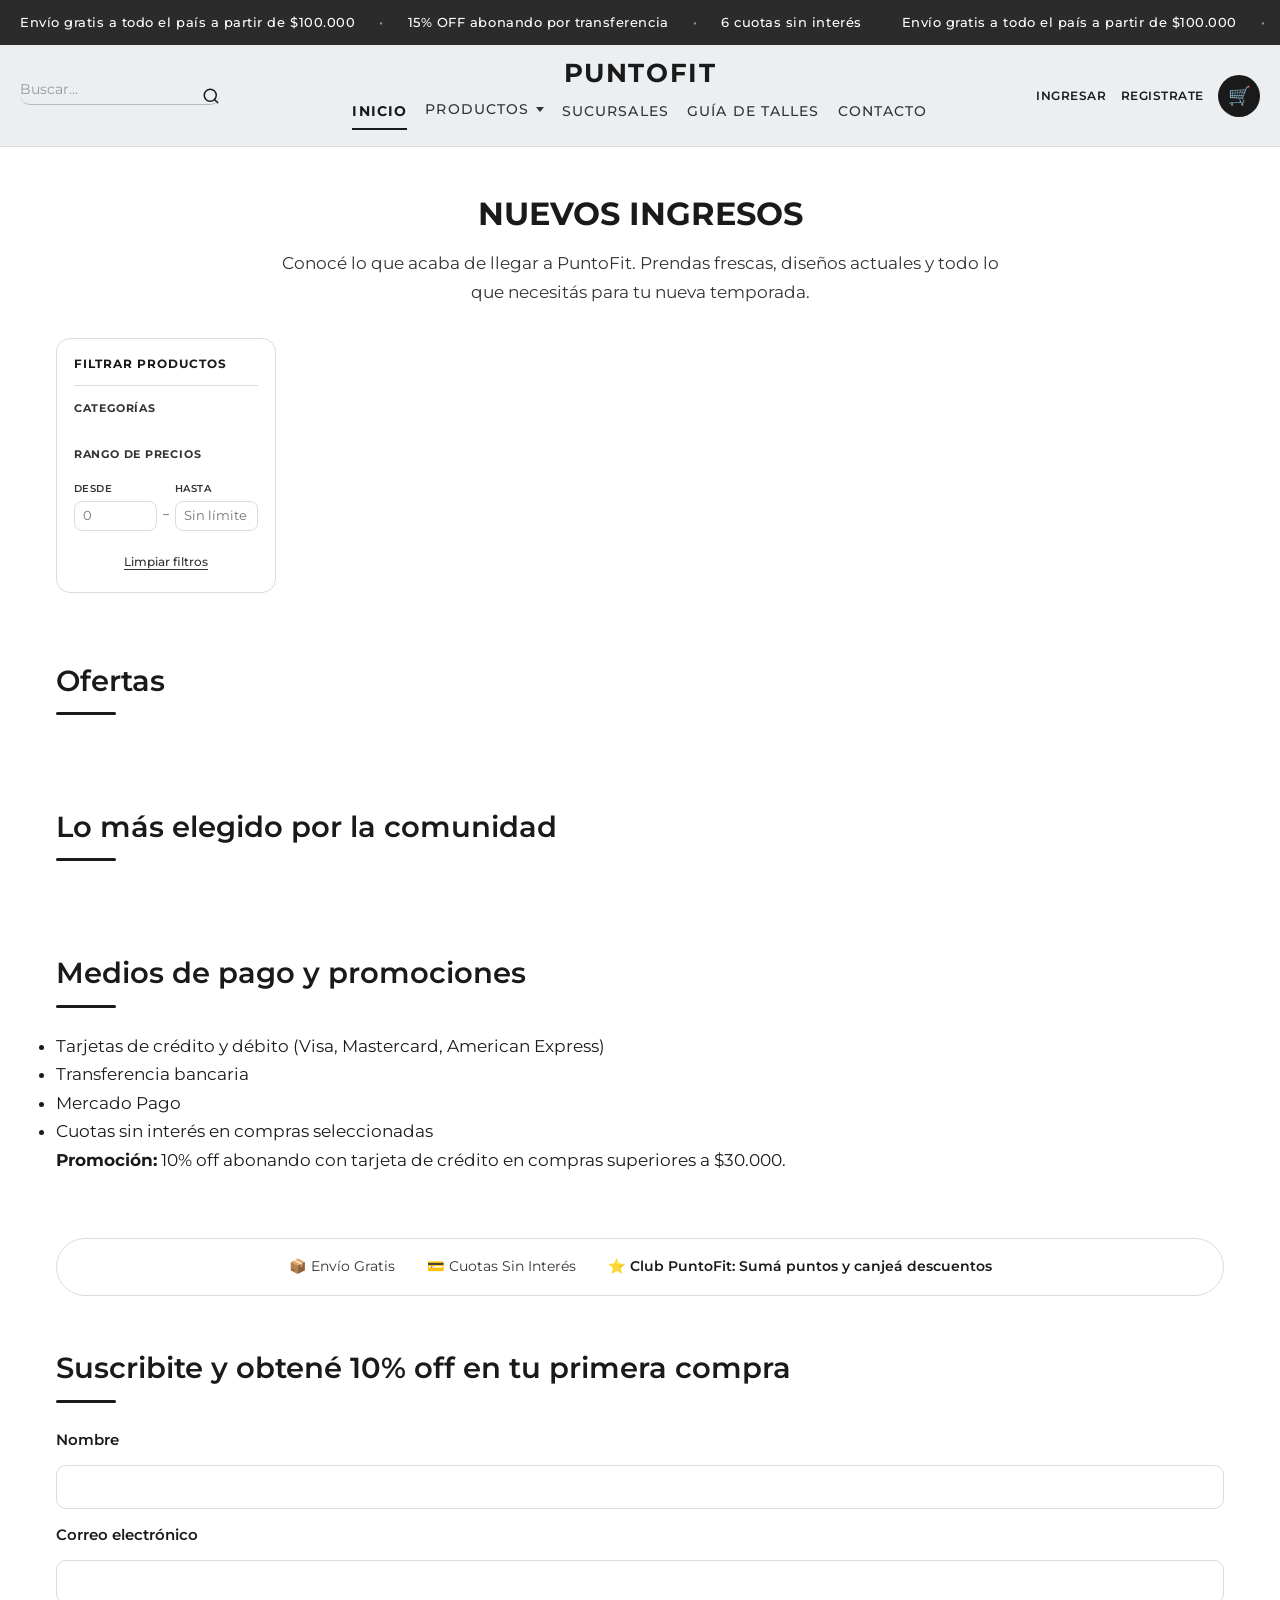
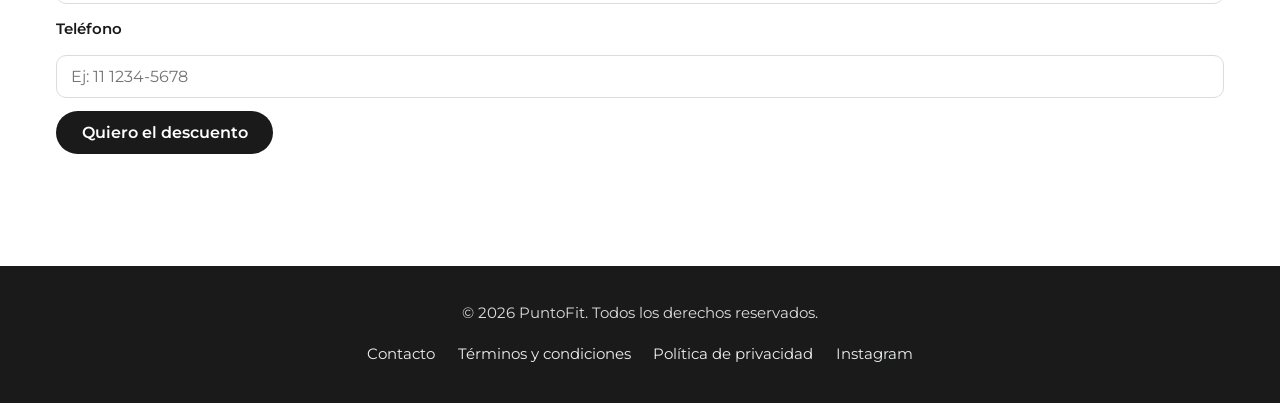
<file: index.html>
<!DOCTYPE html>
<html lang="es">
<head> 
    <meta charset="UTF-8">
    <meta name="viewport" content="width=device-width, initial-scale=1.0">
    <meta name="description" content="PuntoFit es una tienda de ropa deportiva femenina con calzas, tops, zapatillas y accesorios para entrenar con estilo.">
    <title>Tienda Online PuntoFit</title>
    <link href="https://fonts.googleapis.com/css2?family=Montserrat:wght@300;400;500;700&display=swap" rel="stylesheet">
    <link rel="stylesheet" href="style.css">
</head>
<body>

    <div class="top-bar">
        <div class="top-bar-carrusel" tabindex="0" aria-label="Promociones destacadas">
            <ul class="top-bar-list">
                <li>Envío gratis a todo el país a partir de $100.000</li>
                <li>15% OFF abonando por transferencia</li>
                <li>6 cuotas sin interés</li>
            </ul>
            <ul class="top-bar-list" aria-hidden="true">
                <li>Envío gratis a todo el país a partir de $100.000</li>
                <li>15% OFF abonando por transferencia</li>
                <li>6 cuotas sin interés</li>
            </ul>
        </div>
    </div>

    <header class="site-header">
        <div class="header-bar">
            <input type="checkbox" id="nav-toggle" class="nav-toggle">

            <div class="header-logo">
                <a href="index.html" class="logo-link">
                    <span class="logo-text">PuntoFit</span>
                </a>
            </div>

            <label class="nav-burger" for="nav-toggle">
                <span class="sr-only">Ver menú de navegación</span>
                <span class="burger-bar" aria-hidden="true"></span>
            </label>

            <div class="header-search">
                <div class="buscador-contenedor">
                    <label class="sr-only" for="buscar">Buscar prendas</label>
                    <input type="text" id="buscar" name="q" placeholder="Buscar...">
                    <svg class="icon-lupa" xmlns="http://www.w3.org/2000/svg" width="18" height="18" viewBox="0 0 24 24" fill="none" stroke="currentColor" stroke-width="2" stroke-linecap="round" stroke-linejoin="round" aria-hidden="true"><circle cx="11" cy="11" r="8"/><line x1="21" y1="21" x2="16.65" y2="16.65"/></svg>
                </div>
            </div>

            <nav class="main-nav" aria-label="Navegación principal">
                <ul class="nav-list">
                    <li class="nav-item">
                        <a class="nav-link is-active" href="index.html" aria-current="page">Inicio</a>
                    </li>
                    <li class="nav-item nav-item--has-submenu">
                        <input type="checkbox" id="submenu-productos" class="submenu-toggle">
                        <label class="nav-link nav-link--toggle" for="submenu-productos">
                            Productos <span class="nav-caret" aria-hidden="true"></span>
                        </label>
                        <ul class="submenu">
                            <li><a class="submenu-link" href="index.html#tops">Top</a></li>
                            <li><a class="submenu-link" href="index.html#shorts">Short</a></li>
                            <li><a class="submenu-link" href="index.html#conjuntos">Conjuntos</a></li>
                            <li><a class="submenu-link" href="index.html#calzas">Calzas</a></li>
                            <li><a class="submenu-link" href="index.html#remeras">Remeras</a></li>
                            <li><a class="submenu-link" href="index.html#joggers">Joggers</a></li>
                        </ul>
                    </li>
                    <li class="nav-item">
                        <a class="nav-link" href="sucursales.html">Sucursales</a>
                    </li>
                    <li class="nav-item">
                        <a class="nav-link" href="guia-talles.html">Guía de talles</a>
                    </li>
                    <li class="nav-item">
                        <a class="nav-link" href="contacto.html">Contacto</a>
                    </li>
                </ul>
            </nav>

            <div class="header-actions">
                <a href="login.html" class="login-link">Ingresar</a>
                <a href="registro.html" class="login-link">Registrate</a>
                <a href="carrito.html" class="carrito-btn" aria-label="Ir al carrito">
                    <span class="carrito-icon" aria-hidden="true">&#128722;</span>
                </a>
            </div>
        </div>
    </header>

    <main>

        <section id="catalogo" aria-labelledby="titulo-catalogo">
            <h1 id="titulo-catalogo">NUEVOS INGRESOS</h1>
            <p class="intro">Conocé lo que acaba de llegar a PuntoFit. Prendas frescas, diseños actuales y todo lo que necesitás para tu nueva temporada.</p>

            <div class="catalogo-layout">
                <aside class="panel-filtros" aria-labelledby="titulo-filtros">
                    <p class="panel-filtros__titulo" id="titulo-filtros">Filtrar productos</p>
                    <form id="form-filtros" class="panel-filtros__form">
                        <fieldset class="panel-filtros__grupo">
                            <legend>Categorías</legend>
                            <div class="panel-filtros__categorias" id="filtros-categorias"></div>
                        </fieldset>

                        <fieldset class="panel-filtros__grupo">
                            <legend>Rango de precios</legend>
                            <div class="panel-filtros__precios">
                                <div class="campo-precio">
                                    <label for="precio-min">Desde</label>
                                    <input type="number" id="precio-min" name="precio-min" min="0" step="100" inputmode="numeric" placeholder="0">
                                </div>
                                <span class="separador-precio" aria-hidden="true">–</span>
                                <div class="campo-precio">
                                    <label for="precio-max">Hasta</label>
                                    <input type="number" id="precio-max" name="precio-max" min="0" step="100" inputmode="numeric" placeholder="Sin límite">
                                </div>
                            </div>
                        </fieldset>

                        <div class="panel-filtros__acciones">
                            <button type="reset" class="btn-limpiar">Limpiar filtros</button>
                        </div>

                        <p class="panel-filtros__resumen" id="filtros-resumen" role="status" aria-live="polite"></p>
                    </form>
                </aside>

                <div class="grilla-productos" data-seccion="catalogo"></div>
            </div>
        </section>

        <section id="ofertas" aria-labelledby="titulo-ofertas">
            <h2 id="titulo-ofertas">Ofertas </h2>
            <div class="grilla-productos" data-seccion="ofertas"></div>
        </section>

        <section id="mas-vendidos" aria-labelledby="titulo-mas-vendidos">
            <h2 id="titulo-mas-vendidos">Lo más elegido por la comunidad</h2>
            <div class="grilla-productos" data-seccion="mas-vendidos"></div>
        </section>

        <section id="medios-de-pago" aria-labelledby="titulo-medios-de-pago">
            <h2 id="titulo-medios-de-pago">Medios de pago y promociones</h2>
            <ul>
                <li>Tarjetas de crédito y débito (Visa, Mastercard, American Express)</li>
                <li>Transferencia bancaria</li>
                <li>Mercado Pago</li>
                <li>Cuotas sin interés en compras seleccionadas</li>
            </ul>
            <p><strong>Promoción:</strong> 10% off abonando con tarjeta de crédito en compras superiores a $30.000.</p>
        </section>

<section id="beneficios-mini" aria-label="Beneficios">
            <span>📦 Envío Gratis</span>
            <span>💳 Cuotas Sin Interés</span>
            <a href="login.html">⭐ Club PuntoFit: Sumá puntos y canjeá descuentos</a>
        </section>

        <section id="suscripcion" aria-labelledby="titulo-suscripcion">
            <h2 id="titulo-suscripcion">Suscribite y obtené 10% off en tu primera compra</h2>
            <form action="#" method="post">
                <label for="suscripcion-nombre">Nombre</label>
                <input type="text" id="suscripcion-nombre" name="nombre" required>
                <label for="suscripcion-email">Correo electrónico</label>
                <input type="email" id="suscripcion-email" name="email" required>
                <label for="suscripcion-telefono">Teléfono</label>
                <input type="tel" id="suscripcion-telefono" name="telefono" pattern="(?=(?:.*[0-9]){7})[0-9+\-\s]{7,20}" placeholder="Ej: 11 1234-5678">
                <button type="submit">Quiero el descuento</button>
            </form>
        </section>
    </main>

    <footer>
        <p>&copy; 2026 PuntoFit. Todos los derechos reservados.</p>
        <nav aria-label="Navegación del pie de página">
            <ul>
                <li><a href="contacto.html">Contacto</a></li>
                <li><a href="#">Términos y condiciones</a></li>
                <li><a href="#">Política de privacidad</a></li>
                <li><a href="#">Instagram</a></li>
            </ul>
        </nav>
    </footer>

    <script src="api.js"></script>
    <script src="js/app.js"></script>
    <script src="js/auth.js"></script>
</body>
</html>
</file>
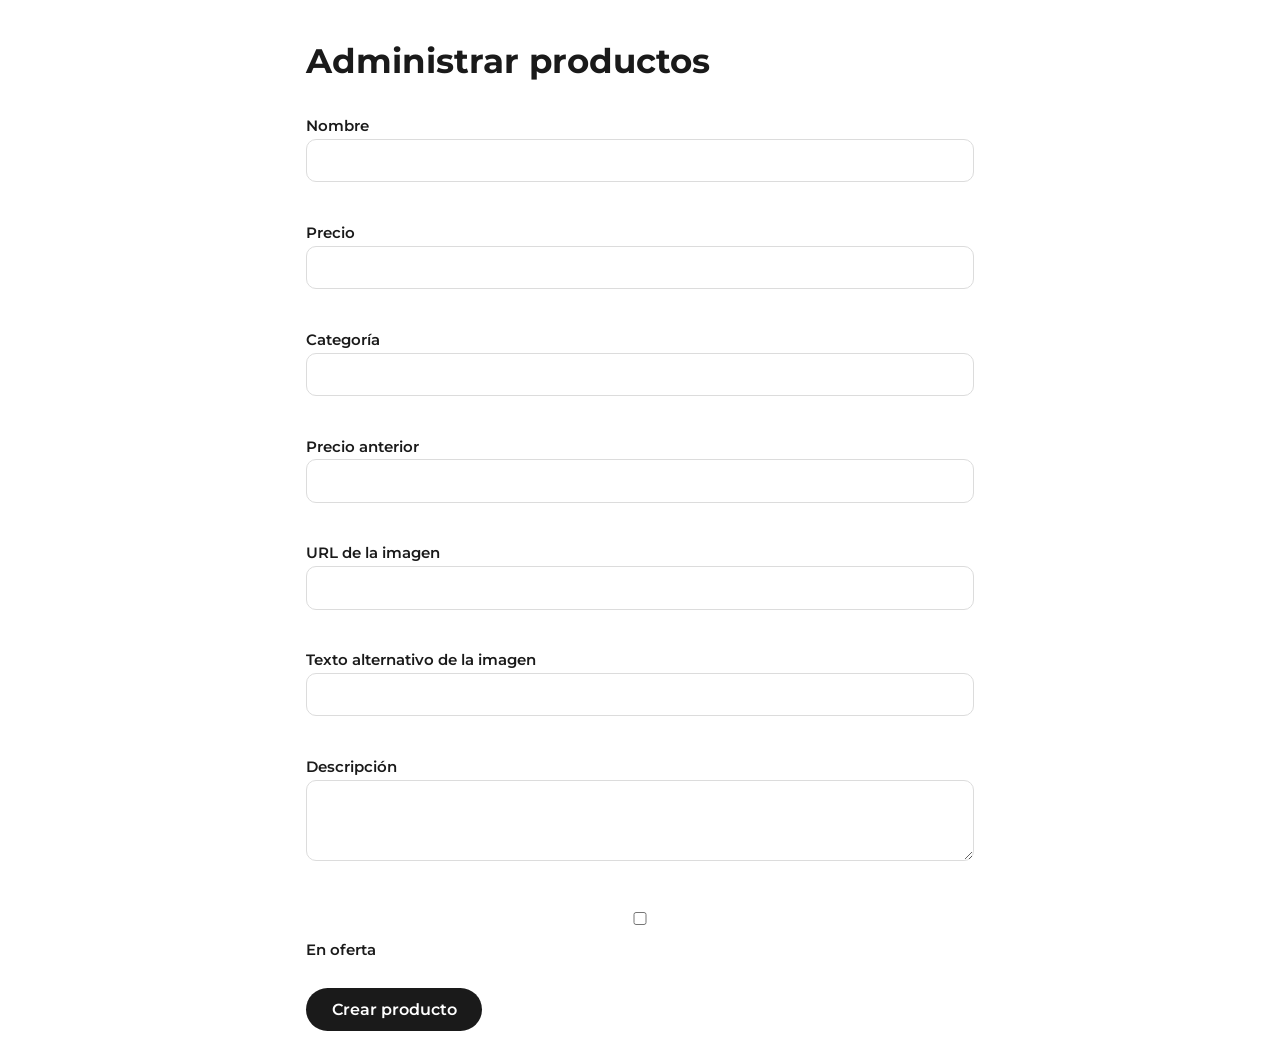
<file: admin.html>
<!DOCTYPE html>
<html lang="es">
<head>
    <meta charset="UTF-8">
    <meta name="viewport" content="width=device-width, initial-scale=1.0">
    <title>Administrar productos - PuntoFit</title>
    <link rel="stylesheet" href="style.css">
    <style>
        #form-producto { display: grid; gap: 0.75rem; margin: 1.5rem 0 2rem; }
        #form-producto button { justify-self: start; }

        #lista-productos { list-style: none; }
        #lista-productos li {
            display: flex;
            align-items: center;
            gap: 0.5rem;
            padding: 0.75rem 0;
            border-bottom: 1px solid var(--gris-borde);
        }
        #lista-productos button {
            font-size: 0.8rem;
            padding: 0.35rem 0.9rem;
            background-color: transparent;
            color: var(--tinta);
            border: 1px solid var(--gris-borde);
        }
        #lista-productos button:first-of-type { margin-left: auto; }
        #lista-productos button:hover { background-color: var(--marino-suave); }
        #lista-productos button:last-of-type { color: #c0392b; border-color: #e6b0aa; }
        #lista-productos button:last-of-type:hover { background-color: #fdecea; }
    </style>
</head>
<body>
    <main style="max-width: 700px; margin: 2rem auto; padding: 0 1rem;">
        <h1>Administrar productos</h1>

        <form id="form-producto">
            <label>Nombre <input id="nombre" required></label>
            <label>Precio <input id="precio" type="number" required></label>
            <label>Categoría <input id="categoria" required></label>
            <label>Precio anterior <input id="precio-anterior" type="number"></label>
            <label>URL de la imagen <input id="imagen"></label>
            <label>Texto alternativo de la imagen <input id="alt"></label>
            <label>Descripción <textarea id="descripcion" rows="3"></textarea></label>
            <label><input id="oferta" type="checkbox"> En oferta</label>
            <button type="submit" id="boton-guardar">Crear producto</button>
            <button type="button" id="boton-cancelar" hidden>Cancelar edición</button>
        </form>

        <ul id="lista-productos"></ul>
    </main>

    <script src="api.js"></script>
    <script src="admin.js"></script>
</body>
</html>
</file>
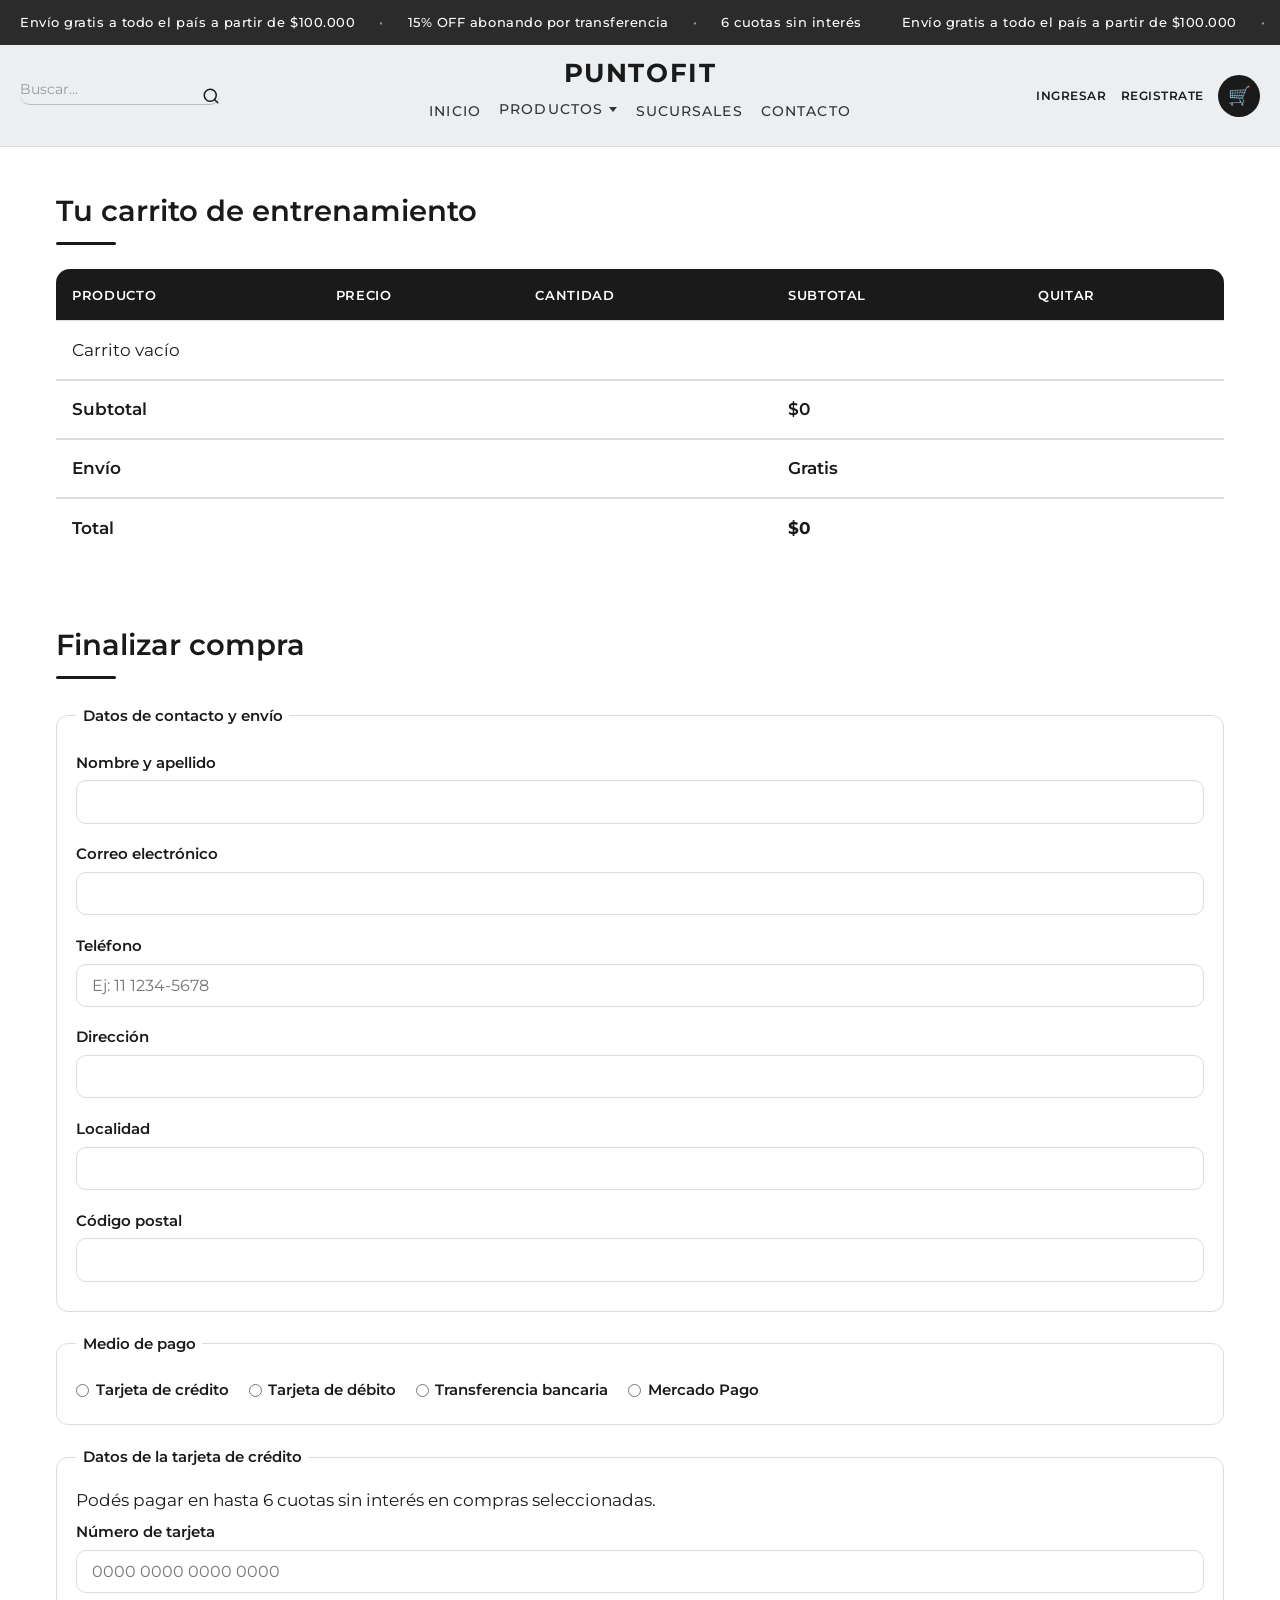
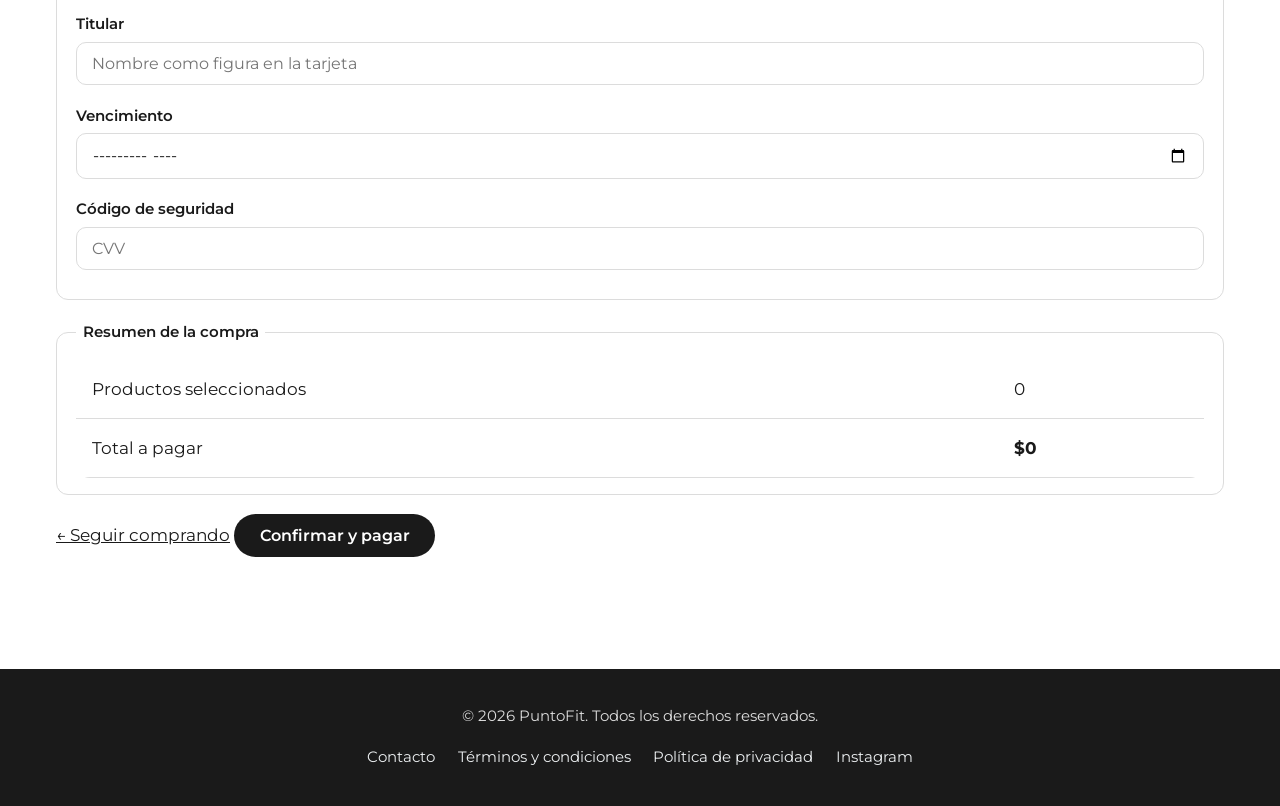
<file: carrito.html>
<!DOCTYPE html>
<html lang="es">
<head>
    <meta charset="UTF-8">
    <meta name="viewport" content="width=device-width, initial-scale=1.0">
    <meta name="description" content="Tu carrito de entrenamiento en PuntoFit. Revisá tus prendas y finalizá tu compra de ropa deportiva femenina.">
    <title>Carrito de compras - PuntoFit</title>
    <link rel="stylesheet" href="style.css">
    <link href="https://fonts.googleapis.com/css2?family=Montserrat:wght@300;400;500;700&display=swap" rel="stylesheet">
</head>
<body>

    <div class="top-bar">
        <div class="top-bar-carrusel" tabindex="0" aria-label="Promociones destacadas">
            <ul class="top-bar-list">
                <li>Envío gratis a todo el país a partir de $100.000</li>
                <li>15% OFF abonando por transferencia</li>
                <li>6 cuotas sin interés</li>
            </ul>
            <ul class="top-bar-list" aria-hidden="true">
                <li>Envío gratis a todo el país a partir de $100.000</li>
                <li>15% OFF abonando por transferencia</li>
                <li>6 cuotas sin interés</li>
            </ul>
        </div>
    </div>

    <header class="site-header">
        <div class="header-bar">
            <input type="checkbox" id="nav-toggle" class="nav-toggle">

            <div class="header-logo">
                <a href="index.html" class="logo-link">
                    <span class="logo-text">PuntoFit</span>
                </a>
            </div>

            <label class="nav-burger" for="nav-toggle">
                <span class="sr-only">Ver menú de navegación</span>
                <span class="burger-bar" aria-hidden="true"></span>
            </label>

            <div class="header-search">
                <div class="buscador-contenedor">
                    <label class="sr-only" for="buscar">Buscar prendas</label>
                    <input type="text" id="buscar" name="q" placeholder="Buscar...">
                    <svg class="icon-lupa" xmlns="http://www.w3.org/2000/svg" width="18" height="18" viewBox="0 0 24 24" fill="none" stroke="currentColor" stroke-width="2" stroke-linecap="round" stroke-linejoin="round" aria-hidden="true"><circle cx="11" cy="11" r="8"/><line x1="21" y1="21" x2="16.65" y2="16.65"/></svg>
                </div>
            </div>

            <nav class="main-nav" aria-label="Navegación principal">
                <ul class="nav-list">
                    <li class="nav-item">
                        <a class="nav-link" href="index.html">Inicio</a>
                    </li>
                    <li class="nav-item nav-item--has-submenu">
                        <input type="checkbox" id="submenu-productos" class="submenu-toggle">
                        <label class="nav-link nav-link--toggle" for="submenu-productos">
                            Productos <span class="nav-caret" aria-hidden="true"></span>
                        </label>
                        <ul class="submenu">
                            <li><a class="submenu-link" href="index.html#tops">Top</a></li>
                            <li><a class="submenu-link" href="index.html#shorts">Short</a></li>
                            <li><a class="submenu-link" href="index.html#conjuntos">Conjuntos</a></li>
                            <li><a class="submenu-link" href="index.html#calzas">Calzas</a></li>
                            <li><a class="submenu-link" href="index.html#remeras">Remeras</a></li>
                            <li><a class="submenu-link" href="index.html#joggers">Joggers</a></li>
                        </ul>
                    </li>
                    <li class="nav-item">
                        <a class="nav-link" href="sucursales.html">Sucursales</a>
                    </li>
                    <li class="nav-item">
                        <a class="nav-link" href="contacto.html">Contacto</a>
                    </li>
                </ul>
            </nav>

            <div class="header-actions">
                <a href="login.html" class="login-link">Ingresar</a>
                <a href="registro.html" class="login-link">Registrate</a>
                <a href="carrito.html" class="carrito-btn" aria-current="page" aria-label="Ir al carrito">
                    <span class="carrito-icon" aria-hidden="true">&#128722;</span>
                </a>
            </div>
        </div>
    </header>

    <main>

        <section id="carrito" aria-labelledby="titulo-carrito">
            <h2 id="titulo-carrito">Tu carrito de entrenamiento</h2>
            <table>
                <thead>
                    <tr>
                        <th>Producto</th>
                        <th>Precio</th>
                        <th>Cantidad</th>
                        <th>Subtotal</th>
                        <th>Quitar</th>
                    </tr>
                </thead>
                <tbody id="carrito-items">
                    <tr class="carrito-vacio">
                        <td colspan="5">Carrito vacío</td>
                    </tr>
                </tbody>
                <tfoot>
                    <tr>
                        <td colspan="3">Subtotal</td>
                        <td id="carrito-subtotal">$0</td>
                        <td></td>
                    </tr>
                    <tr>
                        <td colspan="3">Envío</td>
                        <td>Gratis</td>
                        <td></td>
                    </tr>
                    <tr>
                        <td colspan="3">Total</td>
                        <td><strong id="carrito-total">$0</strong></td>
                        <td></td>
                    </tr>
                </tfoot>
            </table>
        </section>

        <section id="finalizar-compra" aria-labelledby="titulo-finalizar-compra">
            <h2 id="titulo-finalizar-compra">Finalizar compra</h2>

            <form id="form-compra" action="#" method="post">
                <fieldset>
                    <legend>Datos de contacto y envío</legend>

                    <label for="compra-nombre">Nombre y apellido</label>
                    <input type="text" id="compra-nombre" name="nombre" required>

                    <label for="compra-email">Correo electrónico</label>
                    <input type="email" id="compra-email" name="email" required>

                    <label for="compra-telefono">Teléfono</label>
                    <input type="tel" id="compra-telefono" name="telefono" pattern="(?=(?:.*[0-9]){7})[0-9+\-\s]{7,20}" placeholder="Ej: 11 1234-5678">

                    <label for="compra-direccion">Dirección</label>
                    <input type="text" id="compra-direccion" name="direccion" required>

                    <label for="compra-localidad">Localidad</label>
                    <input type="text" id="compra-localidad" name="localidad" required>

                    <label for="compra-cp">Código postal</label>
                    <input type="text" id="compra-cp" name="codigo_postal" maxlength="8" required>
                </fieldset>

                <fieldset>
                    <legend>Medio de pago</legend>
                    <label><input type="radio" name="medio-pago" value="tarjeta" required> Tarjeta de crédito</label>
                    <label><input type="radio" name="medio-pago" value="debito"> Tarjeta de débito</label>
                    <label><input type="radio" name="medio-pago" value="transferencia"> Transferencia bancaria</label>
                    <label><input type="radio" name="medio-pago" value="mercado-pago"> Mercado Pago</label>
                </fieldset>

                <fieldset>
                    <legend>Datos de la tarjeta de crédito</legend>
                    <p>Podés pagar en hasta 6 cuotas sin interés en compras seleccionadas.</p>

                    <label for="compra-tarjeta">Número de tarjeta</label>
                    <input type="text" id="compra-tarjeta" name="numero_tarjeta" inputmode="numeric" maxlength="19" placeholder="0000 0000 0000 0000">

                    <label for="compra-titular">Titular</label>
                    <input type="text" id="compra-titular" name="titular_tarjeta" placeholder="Nombre como figura en la tarjeta">

                    <label for="compra-vencimiento">Vencimiento</label>
                    <input type="month" id="compra-vencimiento" name="vencimiento">

                    <label for="compra-codigo">Código de seguridad</label>
                    <input type="text" id="compra-codigo" name="codigo_seguridad" inputmode="numeric" maxlength="4" placeholder="CVV">
                </fieldset>

                <fieldset>
                    <legend>Resumen de la compra</legend>
                    <table>
                        <tr>
                            <td>Productos seleccionados</td>
                            <td id="resumen-cantidad">0</td>
                        </tr>
                        <tr>
                            <td>Total a pagar</td>
                            <td><strong id="resumen-total">$0</strong></td>
                        </tr>
                    </table>
                </fieldset>

                <div class="acciones-carrito">
                    <a href="index.html#catalogo">&larr; Seguir comprando</a>
                    <button type="submit">Confirmar y pagar</button>
                </div>
            </form>
        </section>

    </main>

    <footer>
        <p>&copy; 2026 PuntoFit. Todos los derechos reservados.</p>
        <nav aria-label="Navegación del pie de página">
            <ul>
                <li><a href="contacto.html">Contacto</a></li>
                <li><a href="#">Términos y condiciones</a></li>
                <li><a href="#">Política de privacidad</a></li>
                <li><a href="#">Instagram</a></li>
            </ul>
        </nav>
    </footer>

    <script src="api.js"></script>
    <script src="js/app.js"></script>
    <script src="js/auth.js"></script>
    <script src="js/carrito.js"></script>
</body>
</html>
</file>
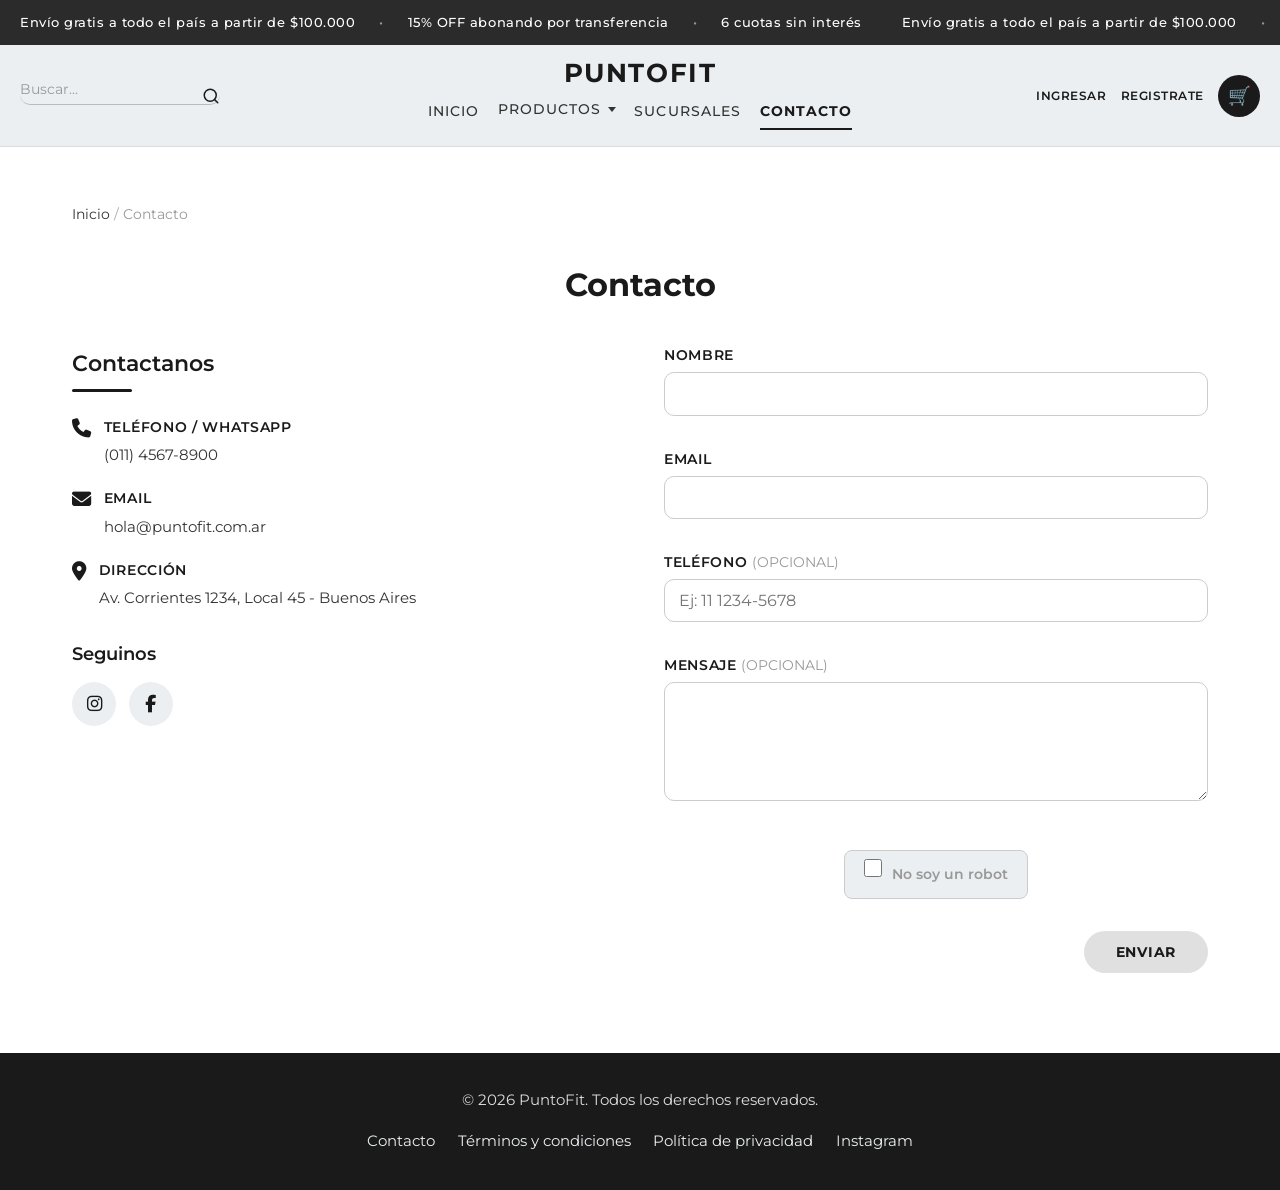
<file: contacto.html>
<!DOCTYPE html>
<html lang="es">
<head>
    <meta charset="UTF-8">
    <meta name="viewport" content="width=device-width, initial-scale=1.0">
    <meta name="description" content="Contactate con PuntoFit: consultas, cambios, devoluciones e información de productos de ropa deportiva femenina.">
    <title>Contacto - PuntoFit</title>
    <link rel="stylesheet" href="style.css">
    <link href="https://fonts.googleapis.com/css2?family=Montserrat:wght@300;400;500;700&display=swap" rel="stylesheet">
    <link rel="stylesheet" href="https://cdnjs.cloudflare.com/ajax/libs/font-awesome/6.5.0/css/all.min.css">
</head>
<body>

    <div class="top-bar">
        <div class="top-bar-carrusel" tabindex="0" aria-label="Promociones destacadas">
            <ul class="top-bar-list">
                <li>Envío gratis a todo el país a partir de $100.000</li>
                <li>15% OFF abonando por transferencia</li>
                <li>6 cuotas sin interés</li>
            </ul>
            <ul class="top-bar-list" aria-hidden="true">
                <li>Envío gratis a todo el país a partir de $100.000</li>
                <li>15% OFF abonando por transferencia</li>
                <li>6 cuotas sin interés</li>
            </ul>
        </div>
    </div>

    <header class="site-header">
        <div class="header-bar">
            <input type="checkbox" id="nav-toggle" class="nav-toggle">

            <div class="header-logo">
                <a href="index.html" class="logo-link">
                    <span class="logo-text">PuntoFit</span>
                </a>
            </div>

            <label class="nav-burger" for="nav-toggle">
                <span class="sr-only">Ver menú de navegación</span>
                <span class="burger-bar" aria-hidden="true"></span>
            </label>

            <div class="header-search">
                <div class="buscador-contenedor">
                    <label class="sr-only" for="buscar">Buscar prendas</label>
                    <input type="text" id="buscar" name="q" placeholder="Buscar...">
                    <svg class="icon-lupa" xmlns="http://www.w3.org/2000/svg" width="18" height="18" viewBox="0 0 24 24" fill="none" stroke="currentColor" stroke-width="2" stroke-linecap="round" stroke-linejoin="round" aria-hidden="true"><circle cx="11" cy="11" r="8"/><line x1="21" y1="21" x2="16.65" y2="16.65"/></svg>
                </div>
            </div>

            <nav class="main-nav" aria-label="Navegación principal">
                <ul class="nav-list">
                    <li class="nav-item">
                        <a class="nav-link" href="index.html">Inicio</a>
                    </li>
                    <li class="nav-item nav-item--has-submenu">
                        <input type="checkbox" id="submenu-productos" class="submenu-toggle">
                        <label class="nav-link nav-link--toggle" for="submenu-productos">
                            Productos <span class="nav-caret" aria-hidden="true"></span>
                        </label>
                        <ul class="submenu">
                            <li><a class="submenu-link" href="index.html#tops">Top</a></li>
                            <li><a class="submenu-link" href="index.html#shorts">Short</a></li>
                            <li><a class="submenu-link" href="index.html#conjuntos">Conjuntos</a></li>
                            <li><a class="submenu-link" href="index.html#calzas">Calzas</a></li>
                            <li><a class="submenu-link" href="index.html#remeras">Remeras</a></li>
                            <li><a class="submenu-link" href="index.html#joggers">Joggers</a></li>
                        </ul>
                    </li>
                    <li class="nav-item">
                        <a class="nav-link" href="sucursales.html">Sucursales</a>
                    </li>
                    <li class="nav-item">
                        <a class="nav-link is-active" href="contacto.html" aria-current="page">Contacto</a>
                    </li>
                </ul>
            </nav>

            <div class="header-actions">
                <a href="login.html" class="login-link">Ingresar</a>
                <a href="registro.html" class="login-link">Registrate</a>
                <a href="carrito.html" class="carrito-btn" aria-label="Ir al carrito">
                    <span class="carrito-icon" aria-hidden="true">&#128722;</span>
                </a>
            </div>
        </div>
    </header>

    <main>
        <nav aria-label="Miga de pan" class="breadcrumb">
            <a href="index.html">Inicio</a> / <span>Contacto</span>
        </nav>

        <section id="contacto" aria-labelledby="titulo-contacto">
            <h1 id="titulo-contacto">Contacto</h1>

            <div class="contacto-container">
                <div class="contacto-info">
                    <h2>Contactanos</h2>

                    <div class="contacto-item">
                        <i class="fa-solid fa-phone"></i>
                        <div>
                            <strong>Teléfono / WhatsApp</strong>
                            <p>(011) 4567-8900</p>
                        </div>
                    </div>

                    <div class="contacto-item">
                        <i class="fa-solid fa-envelope"></i>
                        <div>
                            <strong>Email</strong>
                            <p>hola@puntofit.com.ar</p>
                        </div>
                    </div>

                    <div class="contacto-item">
                        <i class="fa-solid fa-location-dot"></i>
                        <div>
                            <strong>Dirección</strong>
                            <p>Av. Corrientes 1234, Local 45 - Buenos Aires</p>
                        </div>
                    </div>

                    <h3>Seguinos</h3>
                    <div class="redes-sociales">
                        <a href="https://instagram.com/puntofit" target="_blank" rel="noopener noreferrer" aria-label="Instagram">
                            <i class="fa-brands fa-instagram"></i>
                        </a>
                        <a href="https://facebook.com/puntofit" target="_blank" rel="noopener noreferrer" aria-label="Facebook">
                            <i class="fa-brands fa-facebook-f"></i>
                        </a>
                    </div>
                </div>

                <div class="contacto-form">
                    <form action="#" method="post" id="form-contacto">
                        <div class="form-group">
                            <label for="nombre">NOMBRE</label>
                            <input type="text" id="nombre" name="nombre" required>
                        </div>

                        <div class="form-group">
                            <label for="email">EMAIL</label>
                            <input type="email" id="email" name="email" required>
                        </div>

                        <div class="form-group">
                            <label for="telefono">TELÉFONO <span>(OPCIONAL)</span></label>
                            <input type="tel" id="telefono" name="telefono" placeholder="Ej: 11 1234-5678" pattern="(?=(?:.*[0-9]){7})[0-9+\-\s]{7,20}">
                        </div>

                        <div class="form-group">
                            <label for="mensaje">MENSAJE <span>(OPCIONAL)</span></label>
                            <textarea id="mensaje" name="mensaje" rows="5"></textarea>
                        </div>

                        <div class="recaptcha-container">
                            <label class="recaptcha-placeholder" for="recaptcha">
                                <input type="checkbox" id="recaptcha" name="recaptcha">
                                <span>No soy un robot</span>
                            </label>
                        </div>

                        <button type="submit" class="btn-enviar">ENVIAR</button>
                    </form>
                </div>
            </div>
        </section>
    </main>

    <footer>
        <p>&copy; 2026 PuntoFit. Todos los derechos reservados.</p>
        <nav aria-label="Navegación del pie de página">
            <ul>
                <li><a href="contacto.html">Contacto</a></li>
                <li><a href="#">Términos y condiciones</a></li>
                <li><a href="#">Política de privacidad</a></li>
                <li><a href="#">Instagram</a></li>
            </ul>
        </nav>
    </footer>

    <script src="api.js"></script>
    <script src="js/app.js"></script>
    <script src="js/auth.js"></script>
    <script src="js/contacto.js"></script>
</body>
</html>
</file>
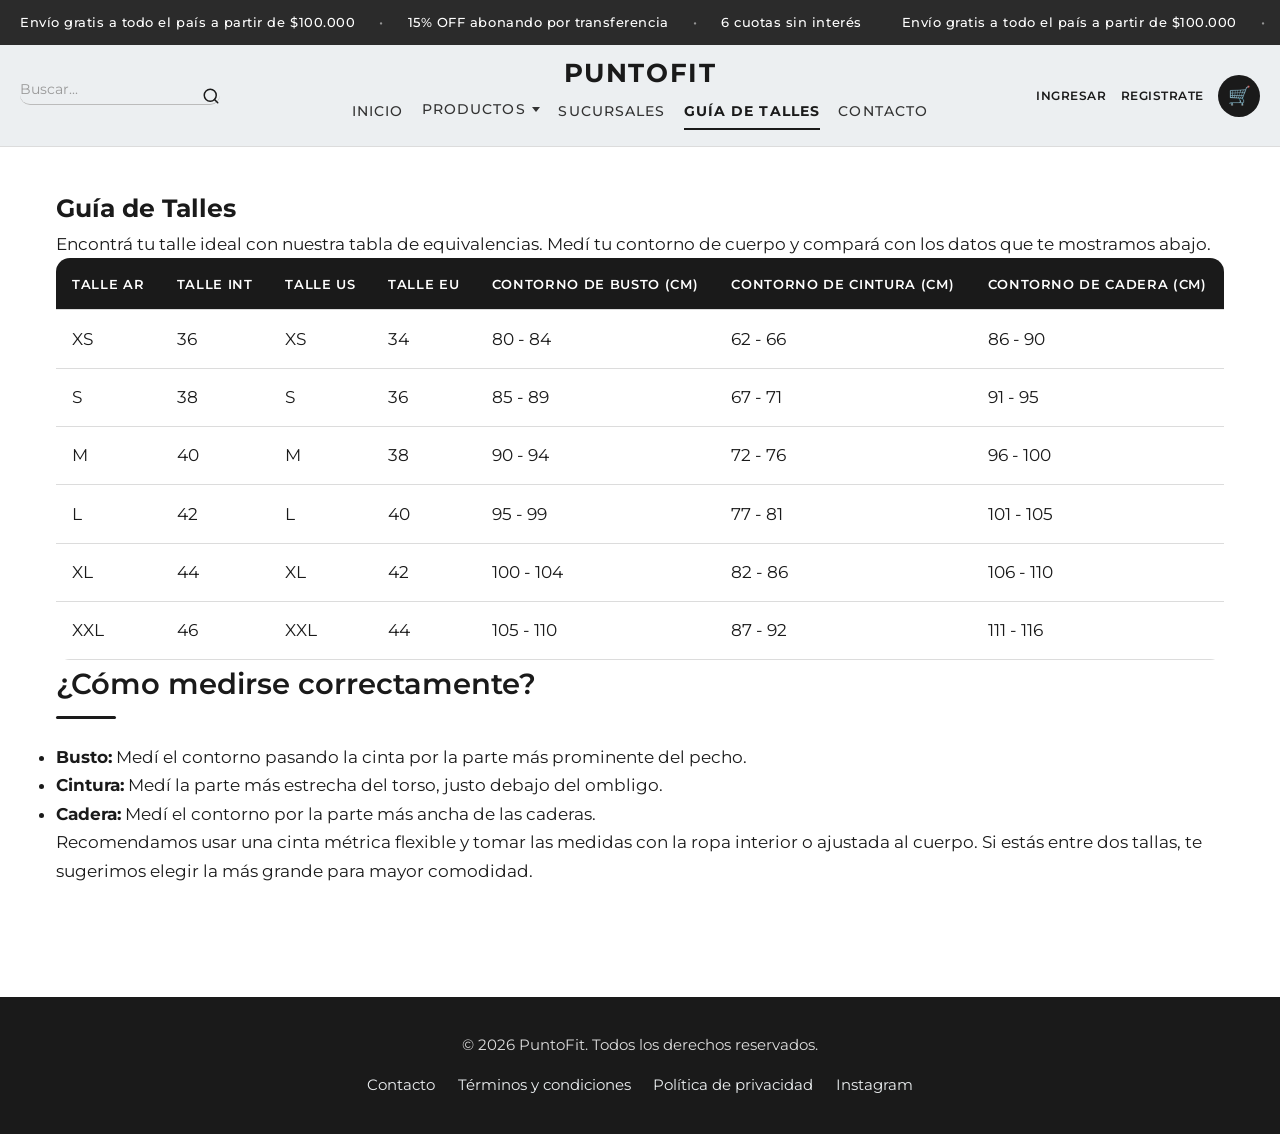
<file: guia-talles.html>
<!DOCTYPE html>
<html lang="es">
<head>
    <meta charset="UTF-8">
    <meta name="viewport" content="width=device-width, initial-scale=1.0">
    <meta name="description" content="Guía de talles PuntoFit. Conocé tu talle ideal con nuestra tabla de equivalencias.">
    <title>Guía de Talles - PuntoFit</title>
    <link href="https://fonts.googleapis.com/css2?family=Montserrat:wght@300;400;500;700&display=swap" rel="stylesheet">
    <link rel="stylesheet" href="style.css">
</head>
<body>

    <div class="top-bar">
        <div class="top-bar-carrusel" tabindex="0" aria-label="Promociones destacadas">
            <ul class="top-bar-list">
                <li>Envío gratis a todo el país a partir de $100.000</li>
                <li>15% OFF abonando por transferencia</li>
                <li>6 cuotas sin interés</li>
            </ul>
            <ul class="top-bar-list" aria-hidden="true">
                <li>Envío gratis a todo el país a partir de $100.000</li>
                <li>15% OFF abonando por transferencia</li>
                <li>6 cuotas sin interés</li>
            </ul>
        </div>
    </div>

    <header class="site-header">
        <div class="header-bar">
            <input type="checkbox" id="nav-toggle" class="nav-toggle">

            <div class="header-logo">
                <a href="index.html" class="logo-link">
                    <span class="logo-text">PuntoFit</span>
                </a>
            </div>

            <label class="nav-burger" for="nav-toggle">
                <span class="sr-only">Ver menú de navegación</span>
                <span class="burger-bar" aria-hidden="true"></span>
            </label>

            <div class="header-search">
                <div class="buscador-contenedor">
                    <label class="sr-only" for="buscar">Buscar prendas</label>
                    <input type="text" id="buscar" name="q" placeholder="Buscar...">
                    <svg class="icon-lupa" xmlns="http://www.w3.org/2000/svg" width="18" height="18" viewBox="0 0 24 24" fill="none" stroke="currentColor" stroke-width="2" stroke-linecap="round" stroke-linejoin="round" aria-hidden="true"><circle cx="11" cy="11" r="8"/><line x1="21" y1="21" x2="16.65" y2="16.65"/></svg>
                </div>
            </div>

            <nav class="main-nav" aria-label="Navegación principal">
                <ul class="nav-list">
                    <li class="nav-item">
                        <a class="nav-link" href="index.html">Inicio</a>
                    </li>
                    <li class="nav-item nav-item--has-submenu">
                        <input type="checkbox" id="submenu-productos" class="submenu-toggle">
                        <label class="nav-link nav-link--toggle" for="submenu-productos">
                            Productos <span class="nav-caret" aria-hidden="true"></span>
                        </label>
                        <ul class="submenu">
                            <li><a class="submenu-link" href="index.html#tops">Top</a></li>
                            <li><a class="submenu-link" href="index.html#shorts">Short</a></li>
                            <li><a class="submenu-link" href="index.html#conjuntos">Conjuntos</a></li>
                            <li><a class="submenu-link" href="index.html#calzas">Calzas</a></li>
                            <li><a class="submenu-link" href="index.html#remeras">Remeras</a></li>
                            <li><a class="submenu-link" href="index.html#joggers">Joggers</a></li>
                        </ul>
                    </li>
                    <li class="nav-item">
                        <a class="nav-link" href="sucursales.html">Sucursales</a>
                    </li>
                    <li class="nav-item">
                        <a class="nav-link is-active" href="guia-talles.html" aria-current="page">Guía de talles</a>
                    </li>
                    <li class="nav-item">
                        <a class="nav-link" href="contacto.html">Contacto</a>
                    </li>
                </ul>
            </nav>

            <div class="header-actions">
                <a href="login.html" class="login-link">Ingresar</a>
                <a href="registro.html" class="login-link">Registrate</a>
                <a href="carrito.html" class="carrito-btn" aria-label="Ir al carrito">
                    <span class="carrito-icon" aria-hidden="true">&#128722;</span>
                </a>
            </div>
        </div>
    </header>

    <main>
        <section id="guia-talles" aria-labelledby="titulo-guia-talles">
            <h1 id="titulo-guia-talles">Guía de Talles</h1>
            <p class="intro">Encontrá tu talle ideal con nuestra tabla de equivalencias. Medí tu contorno de cuerpo y compará con los datos que te mostramos abajo.</p>

            <table>
                <thead>
                    <tr>
                        <th>Talle AR</th>
                        <th>Talle INT</th>
                        <th>Talle US</th>
                        <th>Talle EU</th>
                        <th>Contorno de busto (cm)</th>
                        <th>Contorno de cintura (cm)</th>
                        <th>Contorno de cadera (cm)</th>
                    </tr>
                </thead>
                <tbody>
                    <tr>
                        <td>XS</td>
                        <td>36</td>
                        <td>XS</td>
                        <td>34</td>
                        <td>80 - 84</td>
                        <td>62 - 66</td>
                        <td>86 - 90</td>
                    </tr>
                    <tr>
                        <td>S</td>
                        <td>38</td>
                        <td>S</td>
                        <td>36</td>
                        <td>85 - 89</td>
                        <td>67 - 71</td>
                        <td>91 - 95</td>
                    </tr>
                    <tr>
                        <td>M</td>
                        <td>40</td>
                        <td>M</td>
                        <td>38</td>
                        <td>90 - 94</td>
                        <td>72 - 76</td>
                        <td>96 - 100</td>
                    </tr>
                    <tr>
                        <td>L</td>
                        <td>42</td>
                        <td>L</td>
                        <td>40</td>
                        <td>95 - 99</td>
                        <td>77 - 81</td>
                        <td>101 - 105</td>
                    </tr>
                    <tr>
                        <td>XL</td>
                        <td>44</td>
                        <td>XL</td>
                        <td>42</td>
                        <td>100 - 104</td>
                        <td>82 - 86</td>
                        <td>106 - 110</td>
                    </tr>
                    <tr>
                        <td>XXL</td>
                        <td>46</td>
                        <td>XXL</td>
                        <td>44</td>
                        <td>105 - 110</td>
                        <td>87 - 92</td>
                        <td>111 - 116</td>
                    </tr>
                </tbody>
            </table>

            <section id="como-medir" aria-labelledby="titulo-como-medir">
                <h2 id="titulo-como-medir">¿Cómo medirse correctamente?</h2>
                <ul>
                    <li><strong>Busto:</strong> Medí el contorno pasando la cinta por la parte más prominente del pecho.</li>
                    <li><strong>Cintura:</strong> Medí la parte más estrecha del torso, justo debajo del ombligo.</li>
                    <li><strong>Cadera:</strong> Medí el contorno por la parte más ancha de las caderas.</li>
                </ul>
                <p>Recomendamos usar una cinta métrica flexible y tomar las medidas con la ropa interior o ajustada al cuerpo. Si estás entre dos tallas, te sugerimos elegir la más grande para mayor comodidad.</p>
            </section>
        </section>
    </main>

    <footer>
        <p>&copy; 2026 PuntoFit. Todos los derechos reservados.</p>
        <nav aria-label="Navegación del pie de página">
            <ul>
                <li><a href="contacto.html">Contacto</a></li>
                <li><a href="#">Términos y condiciones</a></li>
                <li><a href="#">Política de privacidad</a></li>
                <li><a href="#">Instagram</a></li>
            </ul>
        </nav>
    </footer>

    <script src="api.js"></script>
    <script src="js/app.js"></script>
    <script src="js/auth.js"></script>
</body>
</html>
</file>
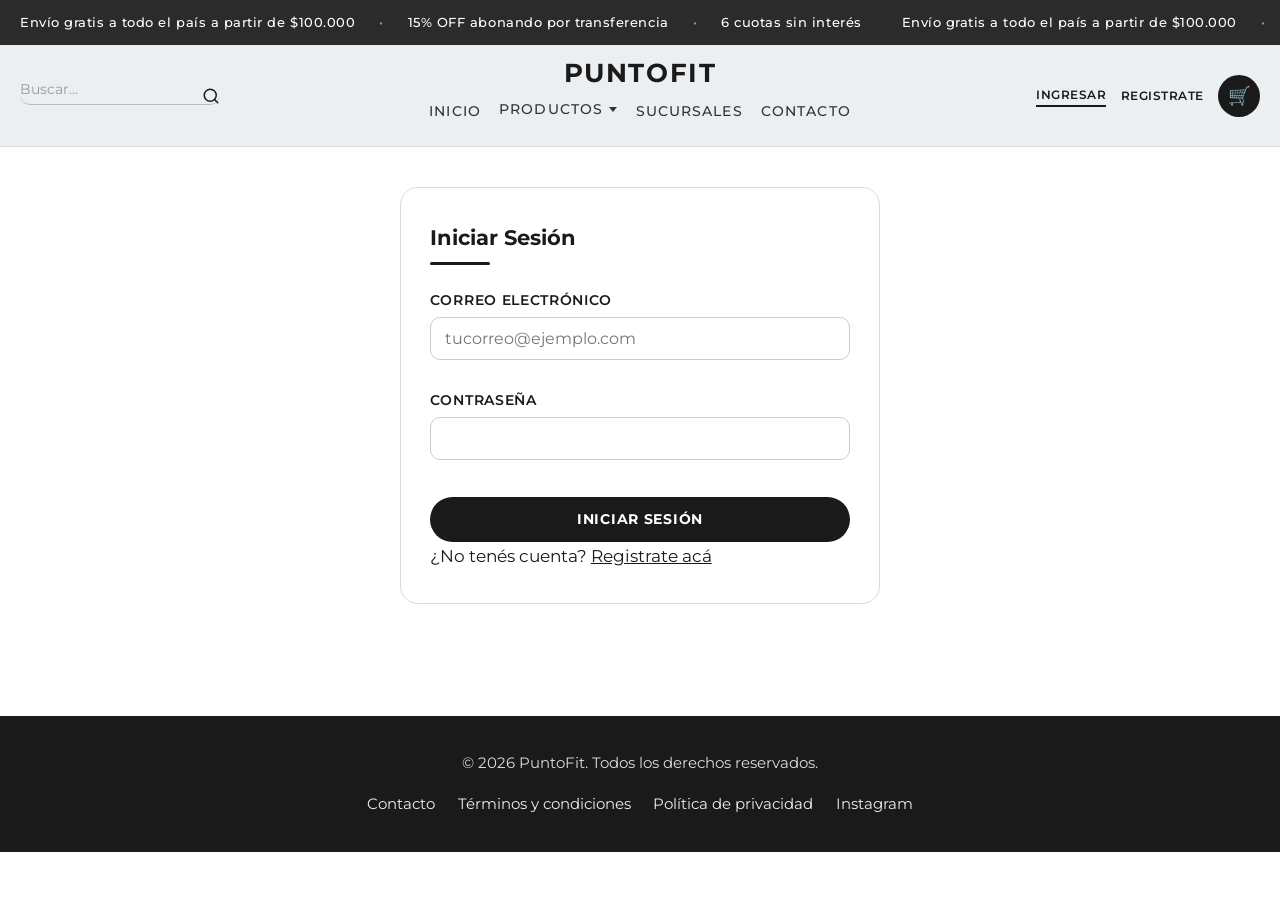
<file: login.html>
<!DOCTYPE html>
<html lang="es">
<head>
    <meta charset="UTF-8">
    <meta name="viewport" content="width=device-width, initial-scale=1.0">
    <meta name="description" content="Iniciá sesión o creá tu cuenta en Club PuntoFit para acumular puntos y acceder a descuentos exclusivos.">
    <title>Ingresá - PuntoFit</title>
    <link href="https://fonts.googleapis.com/css2?family=Montserrat:wght@300;400;500;700&display=swap" rel="stylesheet">
    <link rel="stylesheet" href="style.css">
</head>
<body>

    <div class="top-bar">
        <div class="top-bar-carrusel" tabindex="0" aria-label="Promociones destacadas">
            <ul class="top-bar-list">
                <li>Envío gratis a todo el país a partir de $100.000</li>
                <li>15% OFF abonando por transferencia</li>
                <li>6 cuotas sin interés</li>
            </ul>
            <ul class="top-bar-list" aria-hidden="true">
                <li>Envío gratis a todo el país a partir de $100.000</li>
                <li>15% OFF abonando por transferencia</li>
                <li>6 cuotas sin interés</li>
            </ul>
        </div>
    </div>

    <header class="site-header">
        <div class="header-bar">
            <input type="checkbox" id="nav-toggle" class="nav-toggle">

            <div class="header-logo">
                <a href="index.html" class="logo-link">
                    <span class="logo-text">PuntoFit</span>
                </a>
            </div>

            <label class="nav-burger" for="nav-toggle">
                <span class="sr-only">Ver menú de navegación</span>
                <span class="burger-bar" aria-hidden="true"></span>
            </label>

            <div class="header-search">
                <div class="buscador-contenedor">
                    <label class="sr-only" for="buscar">Buscar prendas</label>
                    <input type="text" id="buscar" name="q" placeholder="Buscar...">
                    <svg class="icon-lupa" xmlns="http://www.w3.org/2000/svg" width="18" height="18" viewBox="0 0 24 24" fill="none" stroke="currentColor" stroke-width="2" stroke-linecap="round" stroke-linejoin="round" aria-hidden="true"><circle cx="11" cy="11" r="8"/><line x1="21" y1="21" x2="16.65" y2="16.65"/></svg>
                </div>
            </div>

            <nav class="main-nav" aria-label="Navegación principal">
                <ul class="nav-list">
                    <li class="nav-item">
                        <a class="nav-link" href="index.html">Inicio</a>
                    </li>
                    <li class="nav-item nav-item--has-submenu">
                        <input type="checkbox" id="submenu-productos" class="submenu-toggle">
                        <label class="nav-link nav-link--toggle" for="submenu-productos">
                            Productos <span class="nav-caret" aria-hidden="true"></span>
                        </label>
                        <ul class="submenu">
                            <li><a class="submenu-link" href="index.html#tops">Top</a></li>
                            <li><a class="submenu-link" href="index.html#shorts">Short</a></li>
                            <li><a class="submenu-link" href="index.html#conjuntos">Conjuntos</a></li>
                            <li><a class="submenu-link" href="index.html#calzas">Calzas</a></li>
                            <li><a class="submenu-link" href="index.html#remeras">Remeras</a></li>
                            <li><a class="submenu-link" href="index.html#joggers">Joggers</a></li>
                        </ul>
                    </li>
                    <li class="nav-item">
                        <a class="nav-link" href="sucursales.html">Sucursales</a>
                    </li>
                    <li class="nav-item">
                        <a class="nav-link" href="contacto.html">Contacto</a>
                    </li>
                </ul>
            </nav>

            <div class="header-actions">
                <a href="login.html" class="login-link" aria-current="page">Ingresar</a>
                <a href="registro.html" class="login-link">Registrate</a>
                <a href="carrito.html" class="carrito-btn" aria-label="Ir al carrito">
                    <span class="carrito-icon" aria-hidden="true">&#128722;</span>
                </a>
            </div>
        </div>
    </header>

    <main>
        <section id="acceso-usuarios" aria-labelledby="titulo-acceso-usuarios">
            <div class="login-container">
                <div class="login-col">
                    <h2 id="titulo-acceso-usuarios">Iniciar Sesión</h2>
                    <form action="#" method="post" class="login-form" id="form-login">
                        <div class="form-group">
                            <label for="login-email">Correo Electrónico</label>
                            <input type="email" id="login-email" name="email" placeholder="tucorreo@ejemplo.com" required>
                        </div>

                        <div class="form-group">
                            <label for="login-password">Contraseña</label>
                            <input type="password" id="login-password" name="password" required>
                        </div>

                        <button type="submit" class="btn-accion">INICIAR SESIÓN</button>
                    </form>

                    <p class="register-link">¿No tenés cuenta? <a href="registro.html">Registrate acá</a></p>
                </div>
            </div>
        </section>
    </main>

    <footer>
        <p>&copy; 2026 PuntoFit. Todos los derechos reservados.</p>
        <nav aria-label="Navegación del pie de página">
            <ul>
                <li><a href="contacto.html">Contacto</a></li>
                <li><a href="#">Términos y condiciones</a></li>
                <li><a href="#">Política de privacidad</a></li>
                <li><a href="#">Instagram</a></li>
            </ul>
        </nav>
    </footer>

    <script src="api.js"></script>
    <script src="js/app.js"></script>
    <script src="js/auth.js"></script>
</body>
</html>
</file>
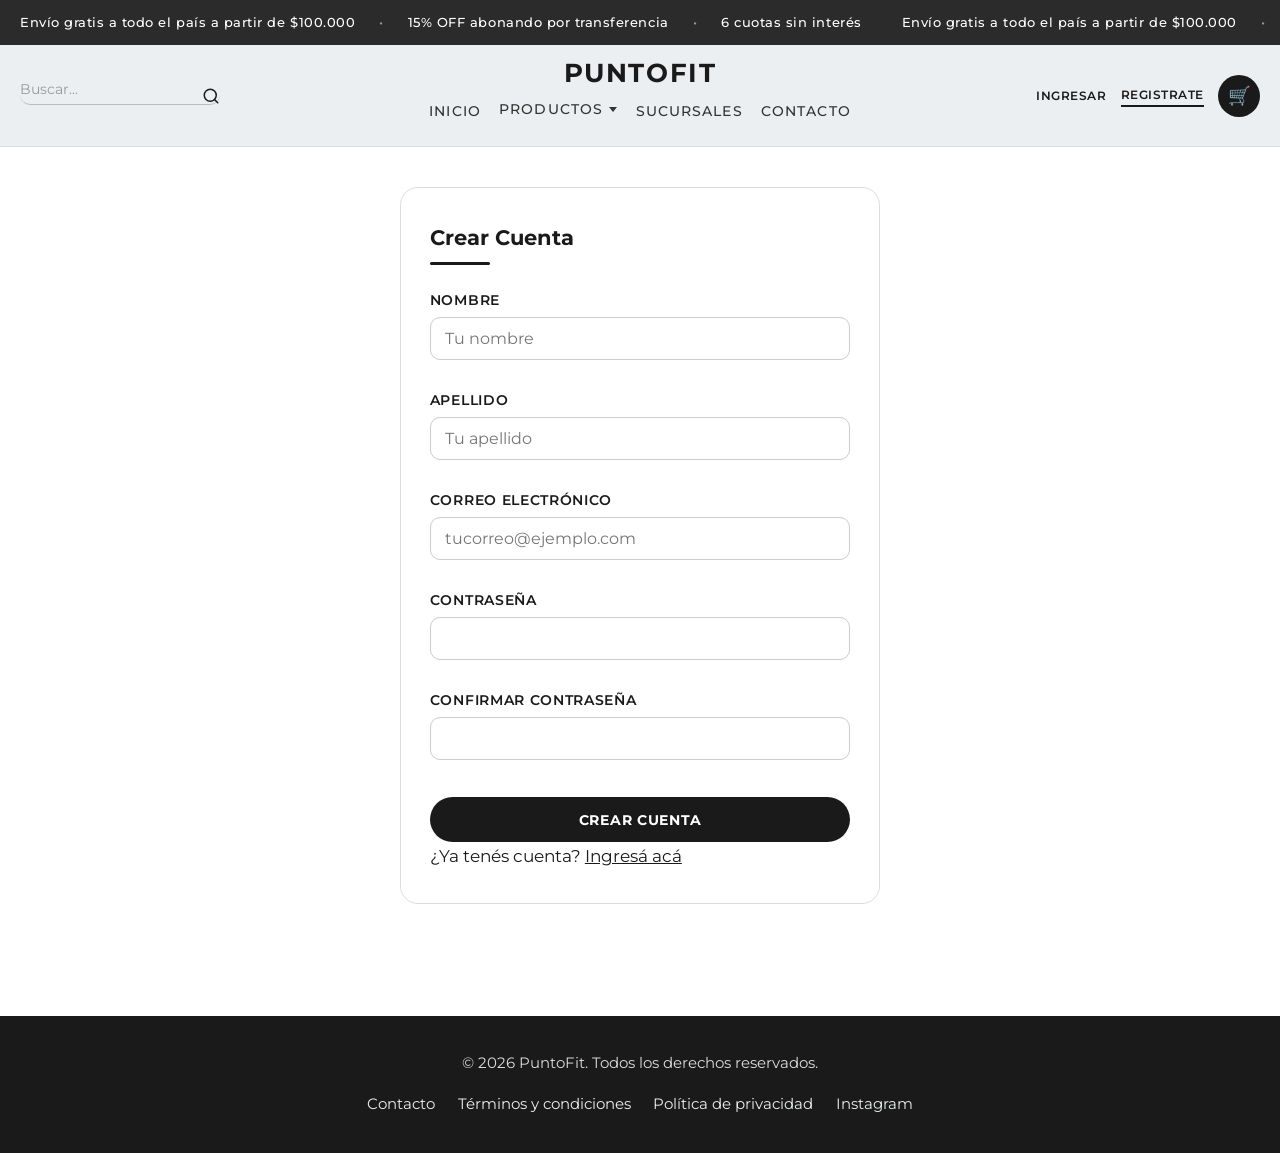
<file: registro.html>
<!DOCTYPE html>
<html lang="es">
<head>
    <meta charset="UTF-8">
    <meta name="viewport" content="width=device-width, initial-scale=1.0">
    <meta name="description" content="Creá tu cuenta en Club PuntoFit para acumular puntos y acceder a descuentos exclusivos.">
    <title>Registrate - PuntoFit</title>
    <link href="https://fonts.googleapis.com/css2?family=Montserrat:wght@300;400;500;700&display=swap" rel="stylesheet">
    <link rel="stylesheet" href="style.css">
</head>
<body>

    <div class="top-bar">
        <div class="top-bar-carrusel" tabindex="0" aria-label="Promociones destacadas">
            <ul class="top-bar-list">
                <li>Envío gratis a todo el país a partir de $100.000</li>
                <li>15% OFF abonando por transferencia</li>
                <li>6 cuotas sin interés</li>
            </ul>
            <ul class="top-bar-list" aria-hidden="true">
                <li>Envío gratis a todo el país a partir de $100.000</li>
                <li>15% OFF abonando por transferencia</li>
                <li>6 cuotas sin interés</li>
            </ul>
        </div>
    </div>

    <header class="site-header">
        <div class="header-bar">
            <input type="checkbox" id="nav-toggle" class="nav-toggle">

            <div class="header-logo">
                <a href="index.html" class="logo-link">
                    <span class="logo-text">PuntoFit</span>
                </a>
            </div>

            <label class="nav-burger" for="nav-toggle">
                <span class="sr-only">Ver menú de navegación</span>
                <span class="burger-bar" aria-hidden="true"></span>
            </label>

            <div class="header-search">
                <div class="buscador-contenedor">
                    <label class="sr-only" for="buscar">Buscar prendas</label>
                    <input type="text" id="buscar" name="q" placeholder="Buscar...">
                    <svg class="icon-lupa" xmlns="http://www.w3.org/2000/svg" width="18" height="18" viewBox="0 0 24 24" fill="none" stroke="currentColor" stroke-width="2" stroke-linecap="round" stroke-linejoin="round" aria-hidden="true"><circle cx="11" cy="11" r="8"/><line x1="21" y1="21" x2="16.65" y2="16.65"/></svg>
                </div>
            </div>

            <nav class="main-nav" aria-label="Navegación principal">
                <ul class="nav-list">
                    <li class="nav-item">
                        <a class="nav-link" href="index.html">Inicio</a>
                    </li>
                    <li class="nav-item nav-item--has-submenu">
                        <input type="checkbox" id="submenu-productos" class="submenu-toggle">
                        <label class="nav-link nav-link--toggle" for="submenu-productos">
                            Productos <span class="nav-caret" aria-hidden="true"></span>
                        </label>
                        <ul class="submenu">
                            <li><a class="submenu-link" href="index.html#tops">Top</a></li>
                            <li><a class="submenu-link" href="index.html#shorts">Short</a></li>
                            <li><a class="submenu-link" href="index.html#conjuntos">Conjuntos</a></li>
                            <li><a class="submenu-link" href="index.html#calzas">Calzas</a></li>
                            <li><a class="submenu-link" href="index.html#remeras">Remeras</a></li>
                            <li><a class="submenu-link" href="index.html#joggers">Joggers</a></li>
                        </ul>
                    </li>
                    <li class="nav-item">
                        <a class="nav-link" href="sucursales.html">Sucursales</a>
                    </li>
                    <li class="nav-item">
                        <a class="nav-link" href="contacto.html">Contacto</a>
                    </li>
                </ul>
            </nav>

            <div class="header-actions">
                <a href="login.html" class="login-link">Ingresar</a>
                <a href="registro.html" class="login-link" aria-current="page">Registrate</a>
                <a href="carrito.html" class="carrito-btn" aria-label="Ir al carrito">
                    <span class="carrito-icon" aria-hidden="true">&#128722;</span>
                </a>
            </div>
        </div>
    </header>

    <main>
        <section id="crear-cuenta" aria-labelledby="titulo-crear-cuenta">
            <div class="login-container">
                <div class="login-col">
                    <h2 id="titulo-crear-cuenta">Crear Cuenta</h2>
                    <form action="#" method="post" class="login-form" id="form-registro">
                        <div class="form-group">
                            <label for="reg-nombre">Nombre</label>
                            <input type="text" id="reg-nombre" name="nombre" placeholder="Tu nombre" required>
                        </div>

                        <div class="form-group">
                            <label for="reg-apellido">Apellido</label>
                            <input type="text" id="reg-apellido" name="apellido" placeholder="Tu apellido" required>
                        </div>

                        <div class="form-group">
                            <label for="reg-email">Correo Electrónico</label>
                            <input type="email" id="reg-email" name="email" placeholder="tucorreo@ejemplo.com" required>
                        </div>

                        <div class="form-group">
                            <label for="reg-password">Contraseña</label>
                            <input type="password" id="reg-password" name="password" required>
                        </div>

                        <div class="form-group">
                            <label for="reg-password-confirm">Confirmar Contraseña</label>
                            <input type="password" id="reg-password-confirm" name="password_confirm" required>
                        </div>

                        <button type="submit" class="btn-accion">CREAR CUENTA</button>
                    </form>

                    <p class="register-link">¿Ya tenés cuenta? <a href="login.html">Ingresá acá</a></p>
                </div>
            </div>
        </section>
    </main>

    <footer>
        <p>&copy; 2026 PuntoFit. Todos los derechos reservados.</p>
        <nav aria-label="Navegación del pie de página">
            <ul>
                <li><a href="contacto.html">Contacto</a></li>
                <li><a href="#">Términos y condiciones</a></li>
                <li><a href="#">Política de privacidad</a></li>
                <li><a href="#">Instagram</a></li>
            </ul>
        </nav>
    </footer>

    <script src="api.js"></script>
    <script src="js/app.js"></script>
    <script src="js/auth.js"></script>
</body>
</html>
</file>
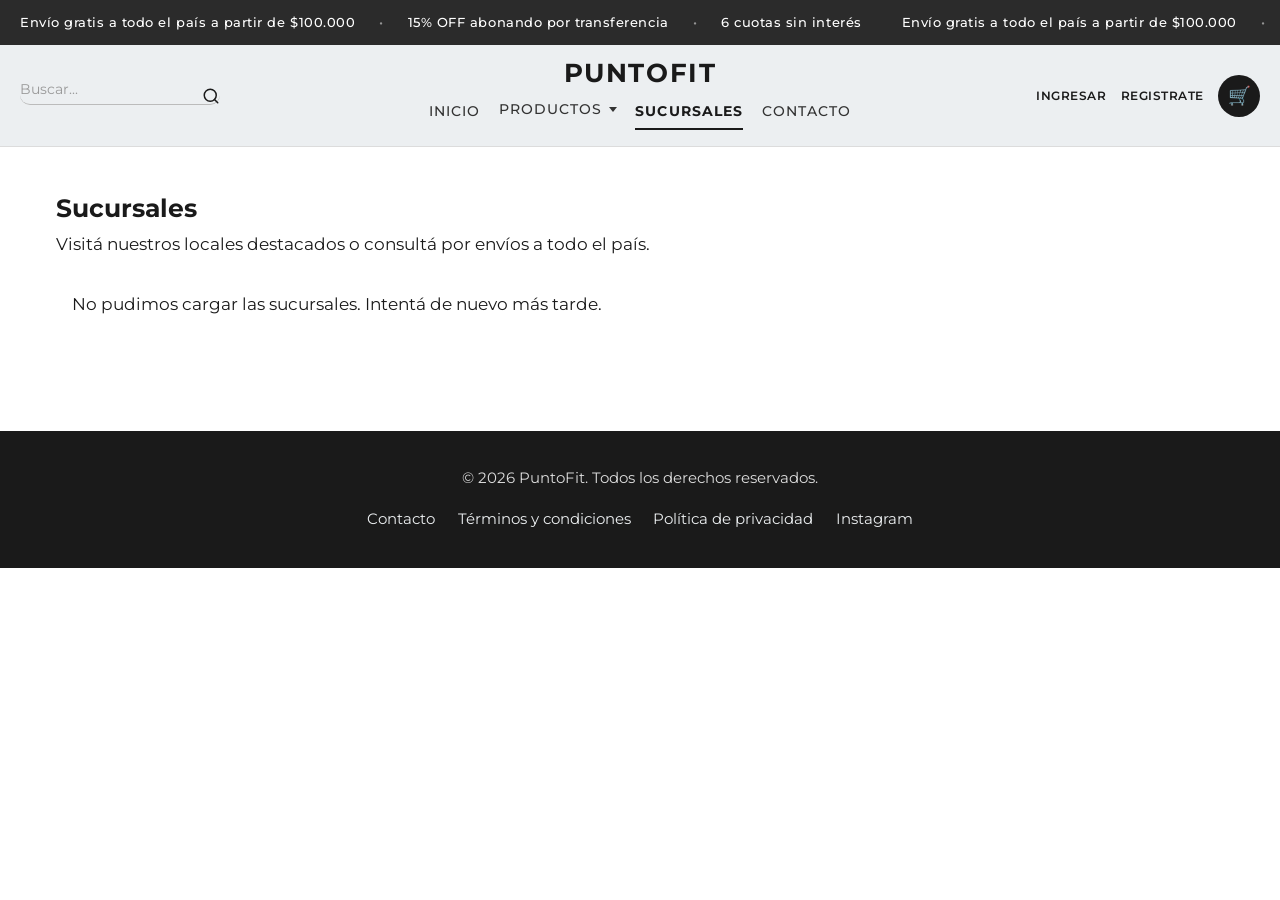
<file: sucursales.html>
<!DOCTYPE html>
<html lang="es">
<head>
    <meta charset="UTF-8">
    <meta name="viewport" content="width=device-width, initial-scale=1.0">
    <meta name="description" content="Sucursales PuntoFit. Conocé nuestros locales destacados en todo el país.">
    <title>Sucursales - PuntoFit</title>
    <link href="https://fonts.googleapis.com/css2?family=Montserrat:wght@300;400;500;700&display=swap" rel="stylesheet">
    <link rel="stylesheet" href="style.css">
</head>
<body>

    <div class="top-bar">
        <div class="top-bar-carrusel" tabindex="0" aria-label="Promociones destacadas">
            <ul class="top-bar-list">
                <li>Envío gratis a todo el país a partir de $100.000</li>
                <li>15% OFF abonando por transferencia</li>
                <li>6 cuotas sin interés</li>
            </ul>
            <ul class="top-bar-list" aria-hidden="true">
                <li>Envío gratis a todo el país a partir de $100.000</li>
                <li>15% OFF abonando por transferencia</li>
                <li>6 cuotas sin interés</li>
            </ul>
        </div>
    </div>

    <header class="site-header">
        <div class="header-bar">
            <input type="checkbox" id="nav-toggle" class="nav-toggle">

            <div class="header-logo">
                <a href="index.html" class="logo-link">
                    <span class="logo-text">PuntoFit</span>
                </a>
            </div>

            <label class="nav-burger" for="nav-toggle">
                <span class="sr-only">Ver menú de navegación</span>
                <span class="burger-bar" aria-hidden="true"></span>
            </label>

            <div class="header-search">
                <div class="buscador-contenedor">
                    <label class="sr-only" for="buscar">Buscar prendas</label>
                    <input type="text" id="buscar" name="q" placeholder="Buscar...">
                    <svg class="icon-lupa" xmlns="http://www.w3.org/2000/svg" width="18" height="18" viewBox="0 0 24 24" fill="none" stroke="currentColor" stroke-width="2" stroke-linecap="round" stroke-linejoin="round" aria-hidden="true"><circle cx="11" cy="11" r="8"/><line x1="21" y1="21" x2="16.65" y2="16.65"/></svg>
                </div>
            </div>

            <nav class="main-nav" aria-label="Navegación principal">
                <ul class="nav-list">
                    <li class="nav-item">
                        <a class="nav-link" href="index.html">Inicio</a>
                    </li>
                    <li class="nav-item nav-item--has-submenu">
                        <input type="checkbox" id="submenu-productos" class="submenu-toggle">
                        <label class="nav-link nav-link--toggle" for="submenu-productos">
                            Productos <span class="nav-caret" aria-hidden="true"></span>
                        </label>
                        <ul class="submenu">
                            <li><a class="submenu-link" href="index.html#tops">Top</a></li>
                            <li><a class="submenu-link" href="index.html#shorts">Short</a></li>
                            <li><a class="submenu-link" href="index.html#conjuntos">Conjuntos</a></li>
                            <li><a class="submenu-link" href="index.html#calzas">Calzas</a></li>
                            <li><a class="submenu-link" href="index.html#remeras">Remeras</a></li>
                            <li><a class="submenu-link" href="index.html#joggers">Joggers</a></li>
                        </ul>
                    </li>
                    <li class="nav-item">
                        <a class="nav-link is-active" href="sucursales.html" aria-current="page">Sucursales</a>
                    </li>
                    <li class="nav-item">
                        <a class="nav-link" href="contacto.html">Contacto</a>
                    </li>
                </ul>
            </nav>

            <div class="header-actions">
                <a href="login.html" class="login-link">Ingresar</a>
                <a href="registro.html" class="login-link">Registrate</a>
                <a href="carrito.html" class="carrito-btn" aria-label="Ir al carrito">
                    <span class="carrito-icon" aria-hidden="true">&#128722;</span>
                </a>
            </div>
        </div>
    </header>

    <main>
        <section id="sucursales" aria-labelledby="titulo-sucursales">
            <h1 id="titulo-sucursales">Sucursales</h1>
            <p class="intro">Visitá nuestros locales destacados o consultá por envíos a todo el país.</p>

            <div class="sucursales-grid" id="lista-sucursales"></div>
        </section>
    </main>

    <footer>
        <p>&copy; 2026 PuntoFit. Todos los derechos reservados.</p>
        <nav aria-label="Navegación del pie de página">
            <ul>
                <li><a href="contacto.html">Contacto</a></li>
                <li><a href="#">Términos y condiciones</a></li>
                <li><a href="#">Política de privacidad</a></li>
                <li><a href="#">Instagram</a></li>
            </ul>
        </nav>
    </footer>

    <script src="api.js"></script>
    <script src="js/app.js"></script>
    <script src="js/auth.js"></script>
    <script src="js/sucursales.js"></script>
</body>
</html>
</file>
<file: style.css>
@import url('css/base.css');
@import url('css/layout.css');
@import url('css/forms.css');
@import url('css/components.css');
@import url('css/producto-detalle.css');
@import url('css/sucursales.css');
@import url('css/contacto.css');
</file>
